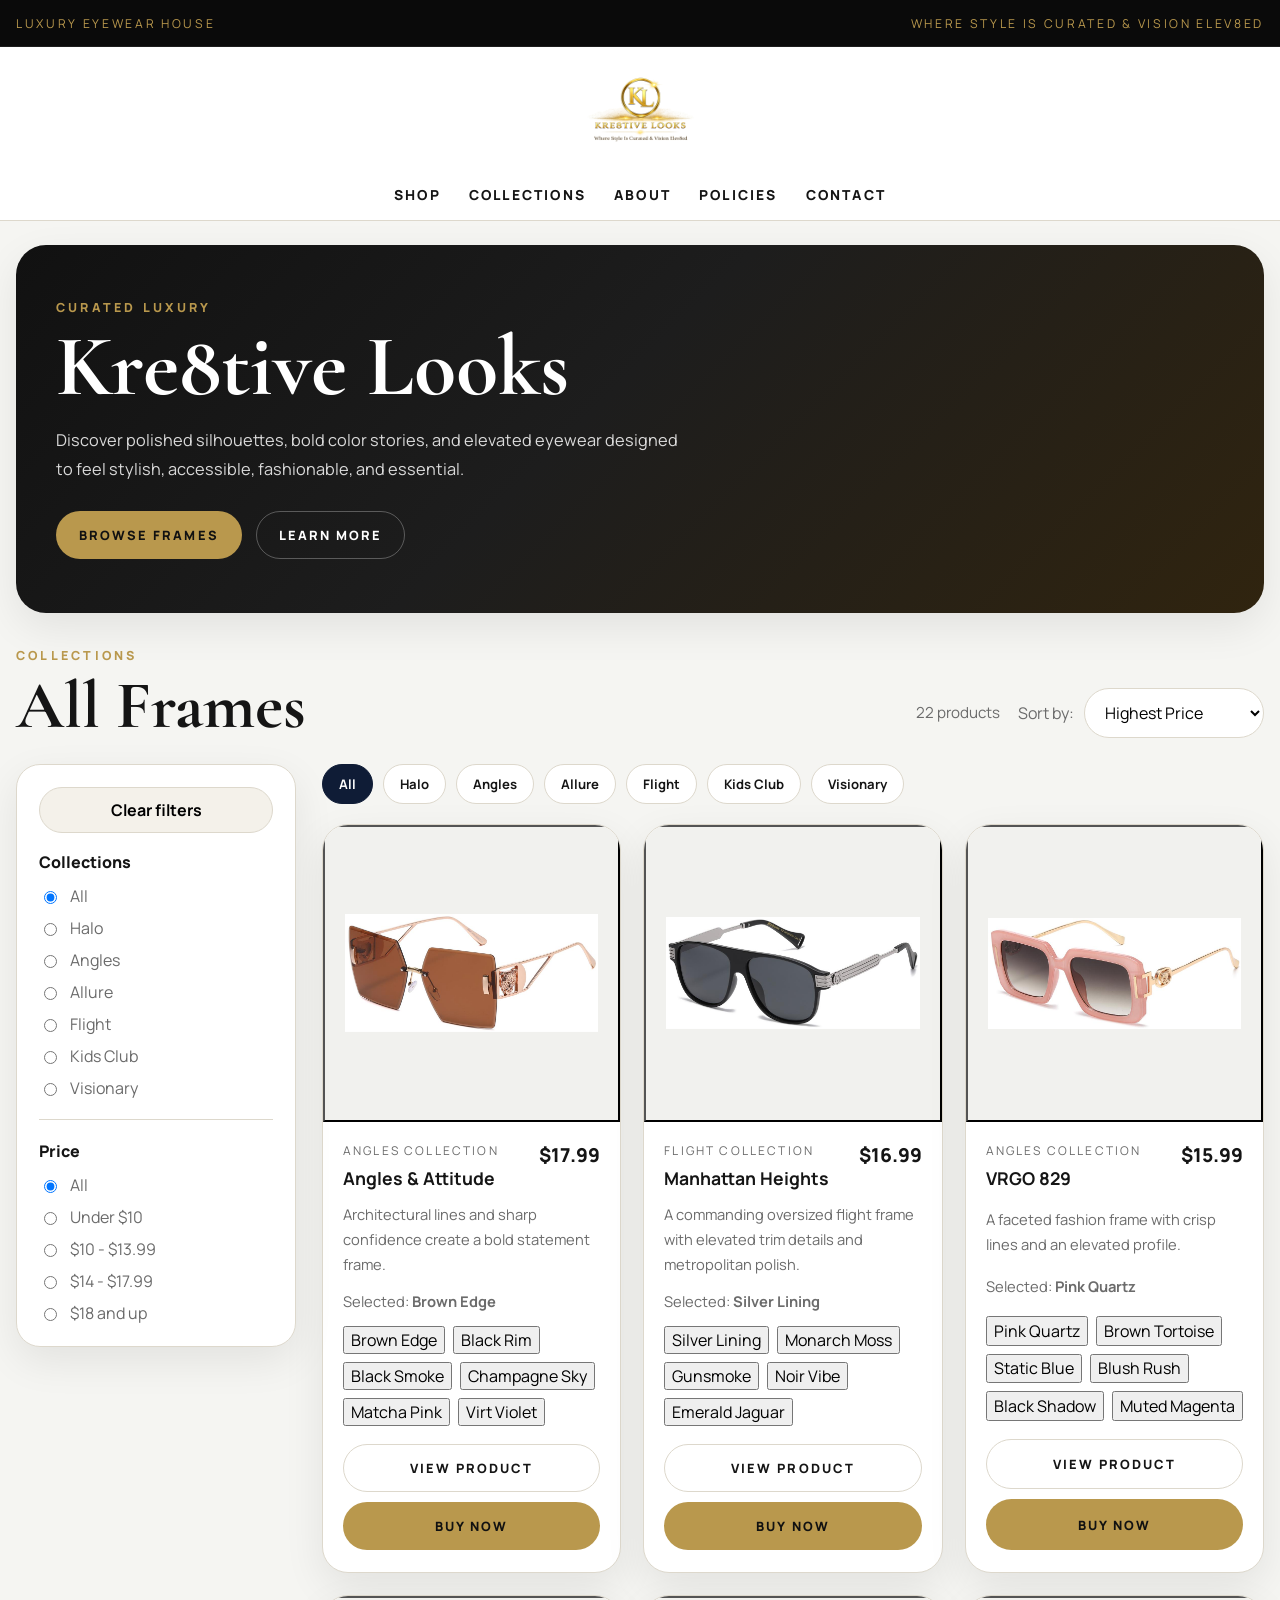
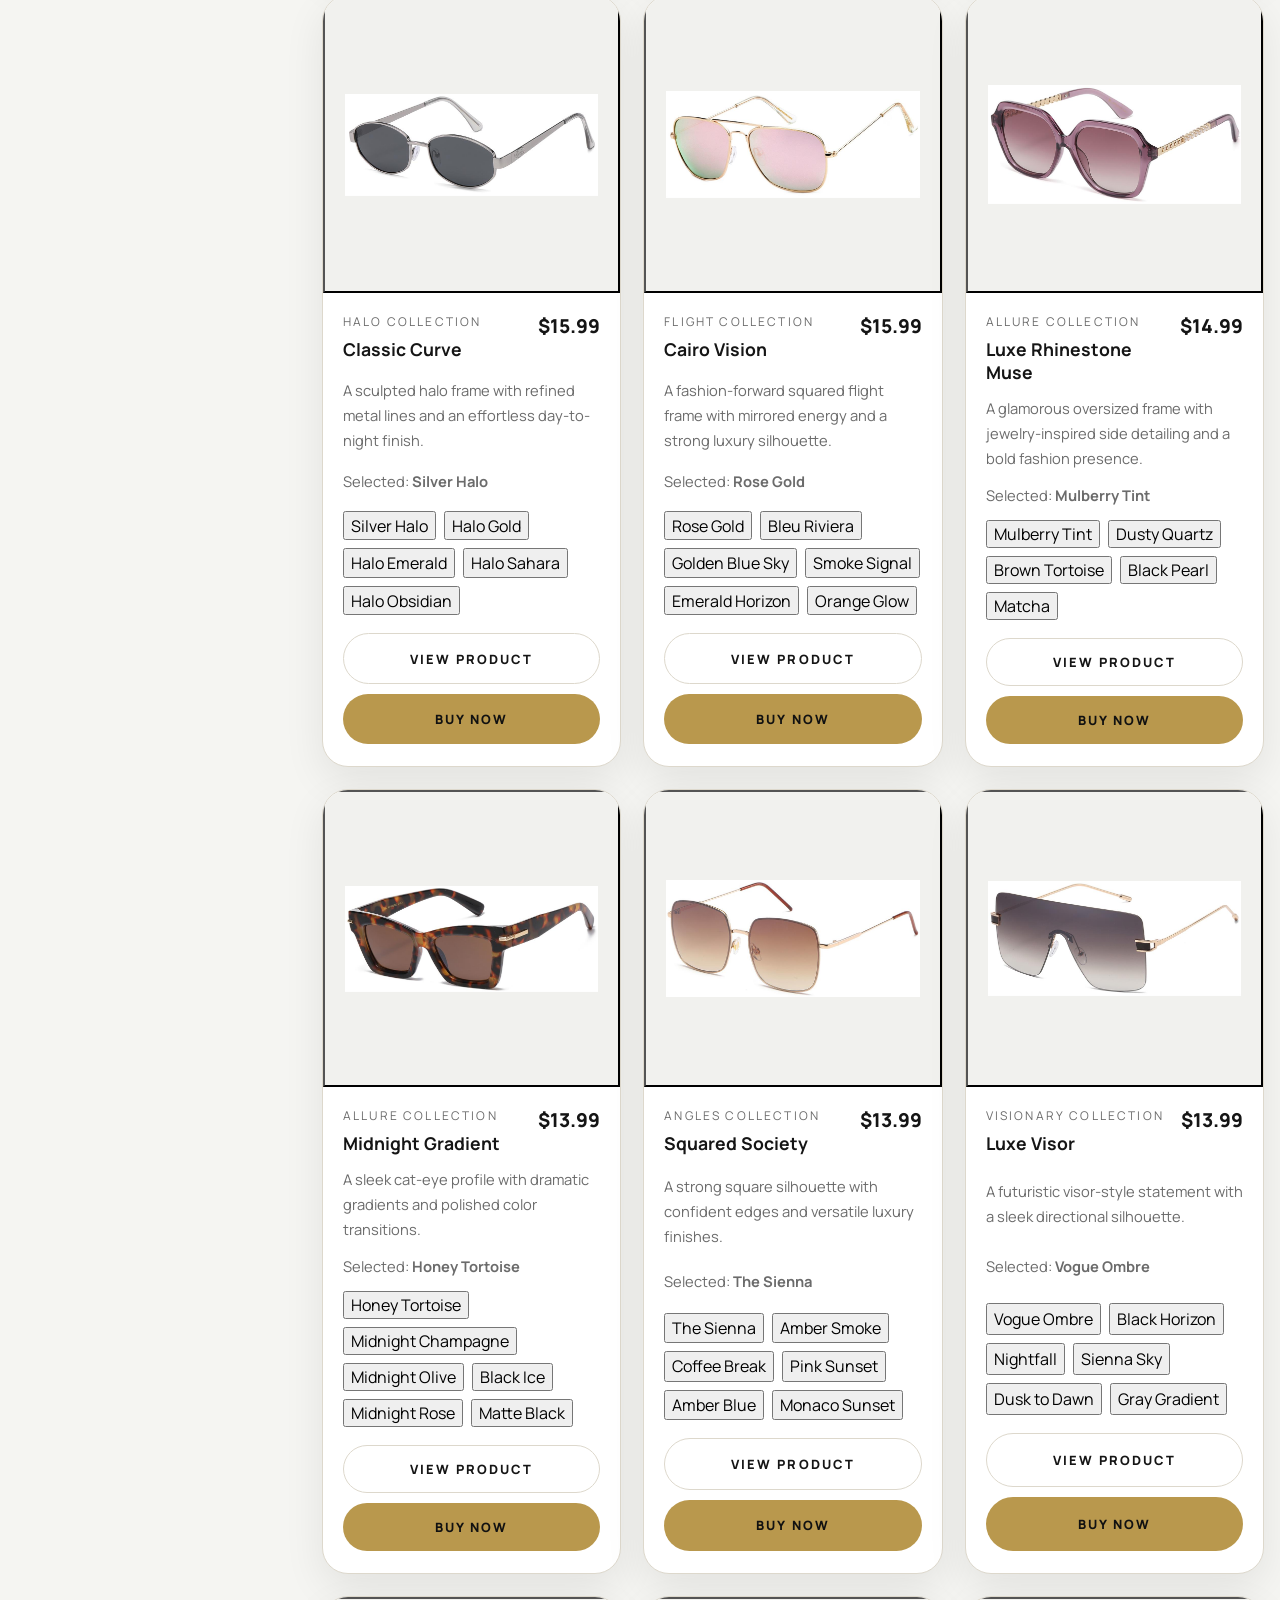
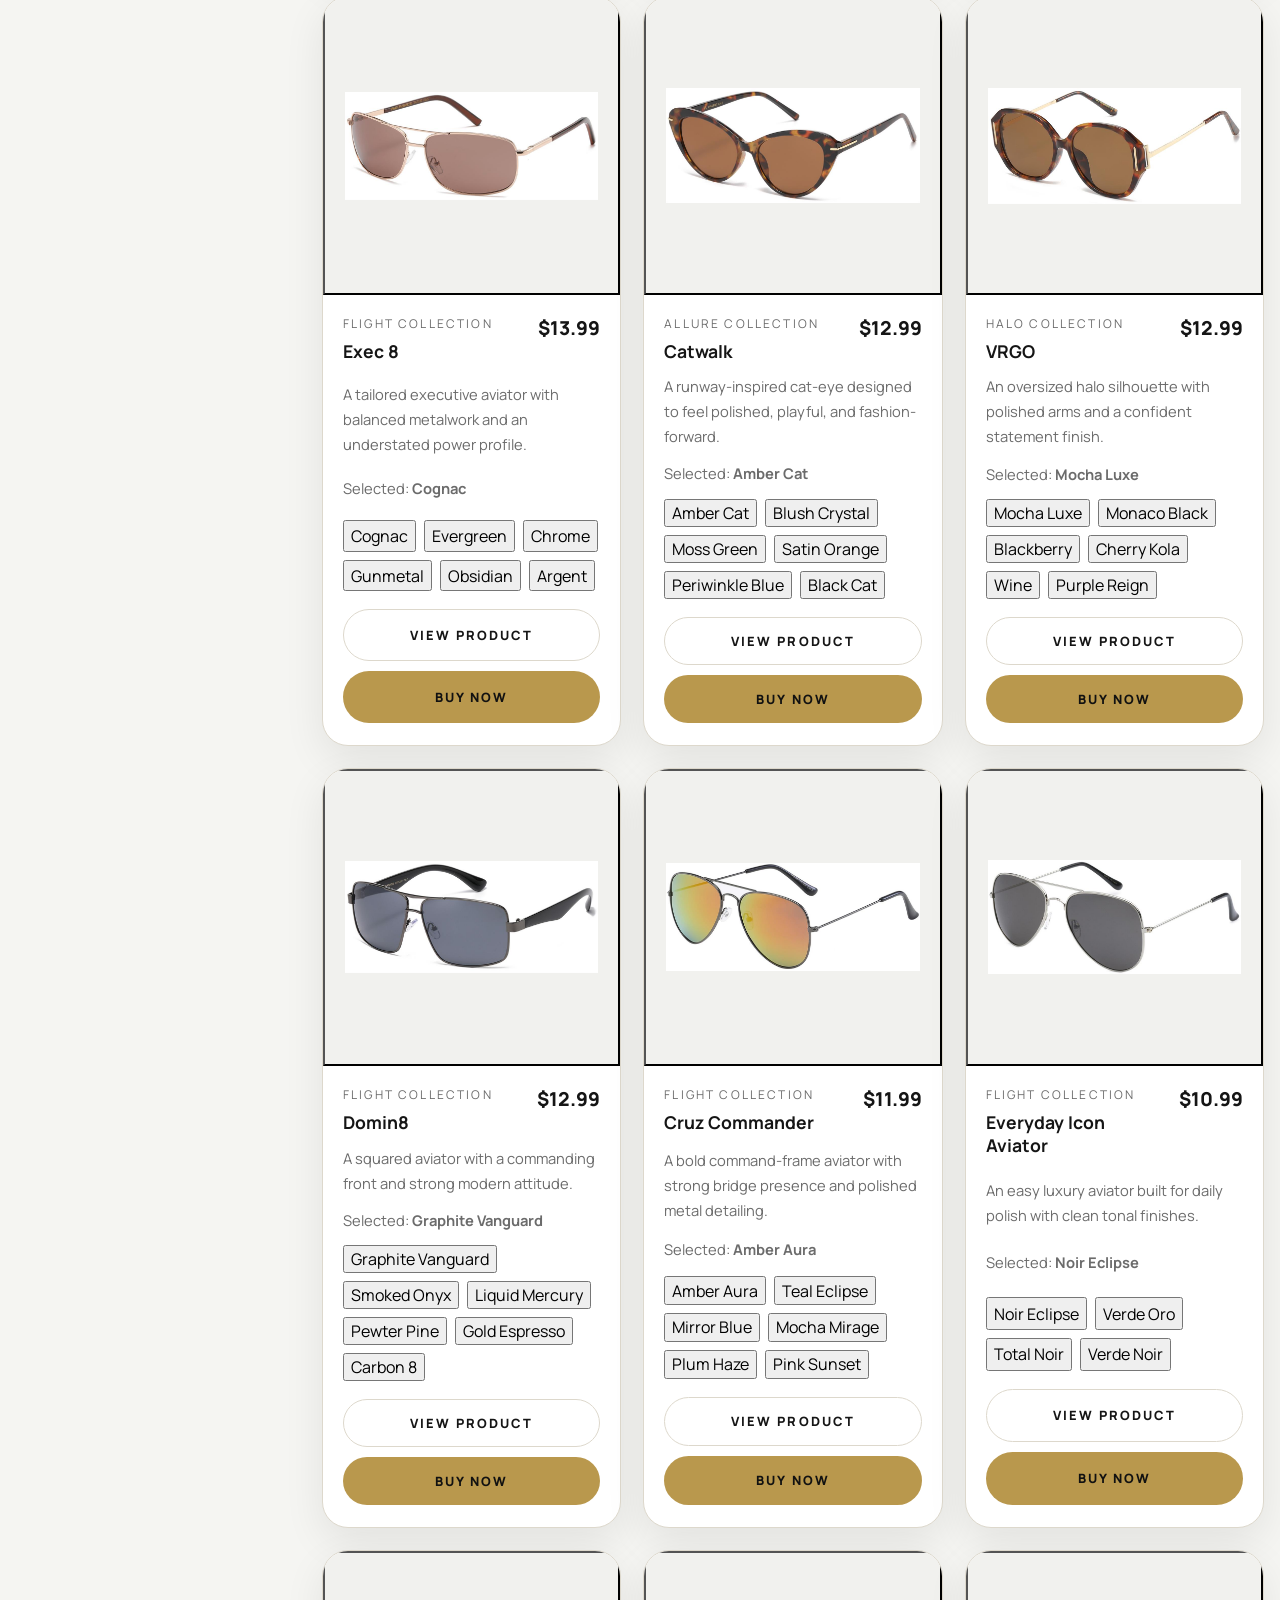
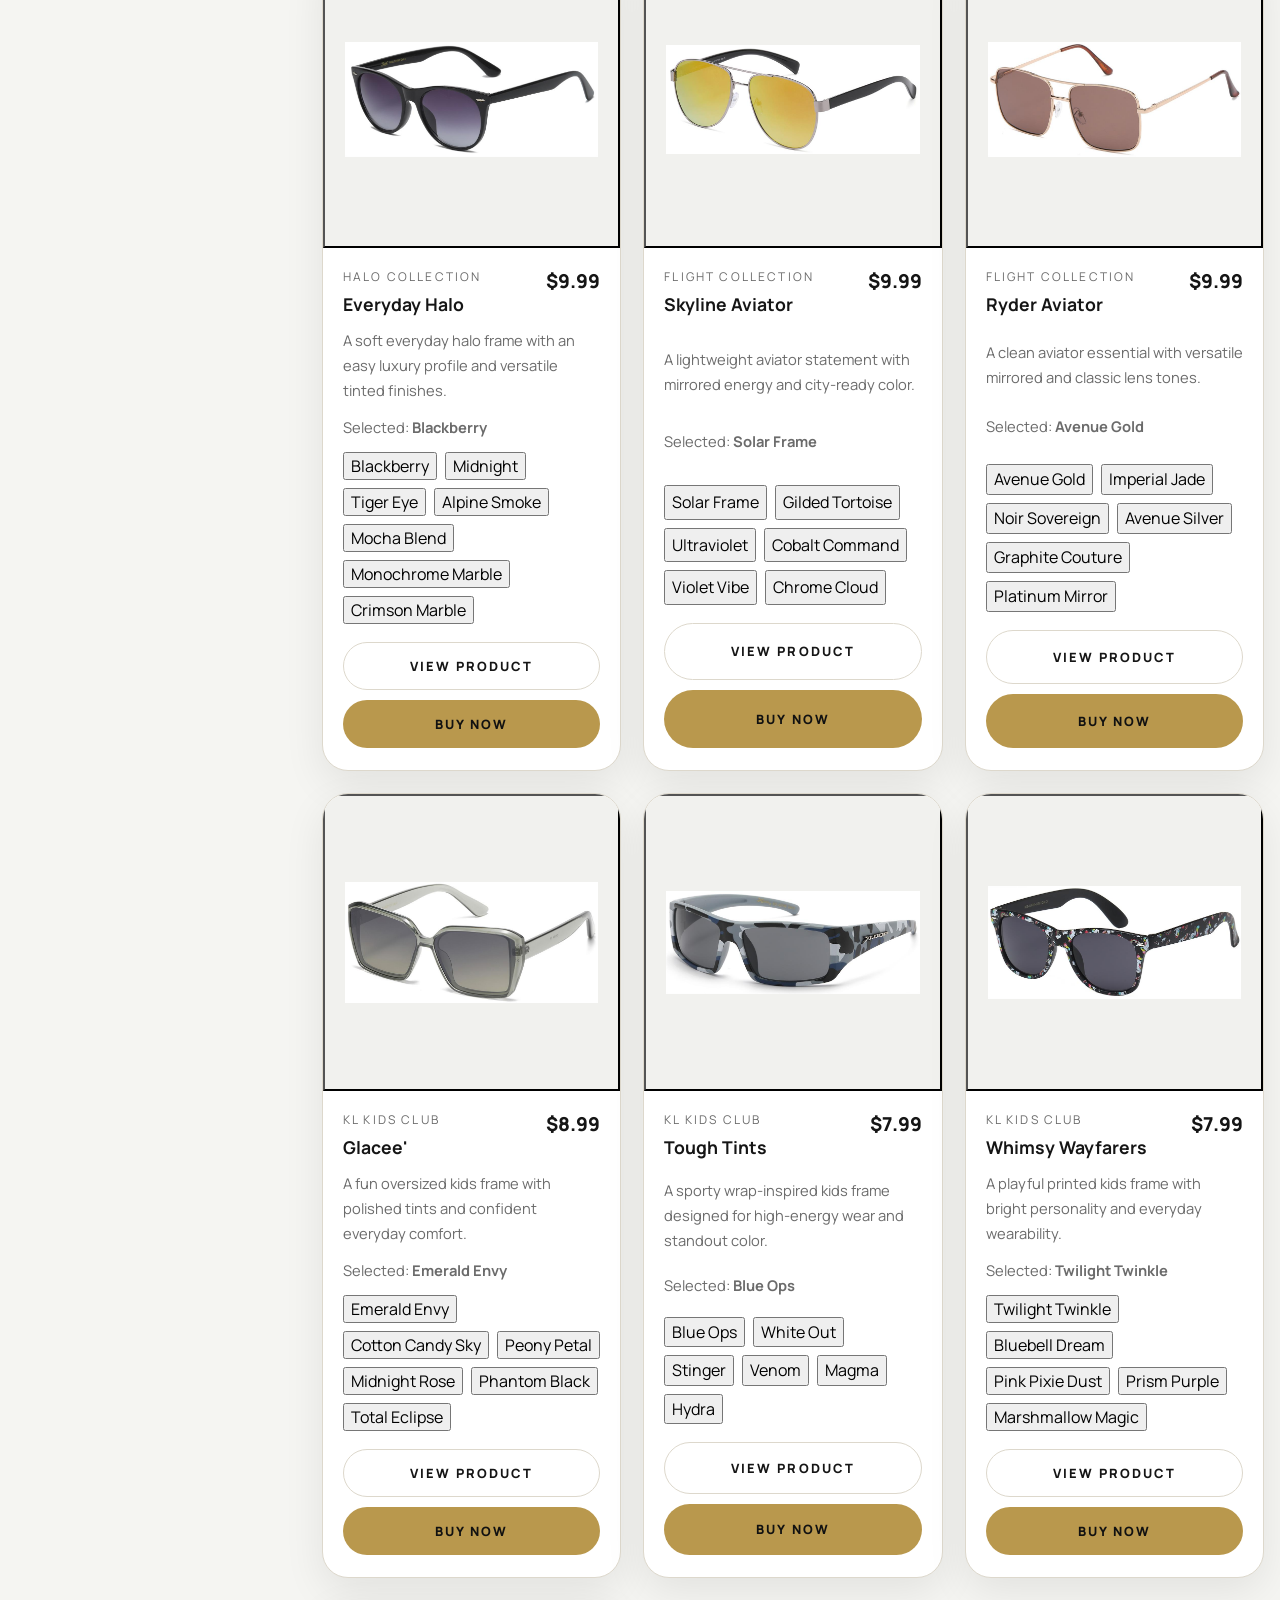
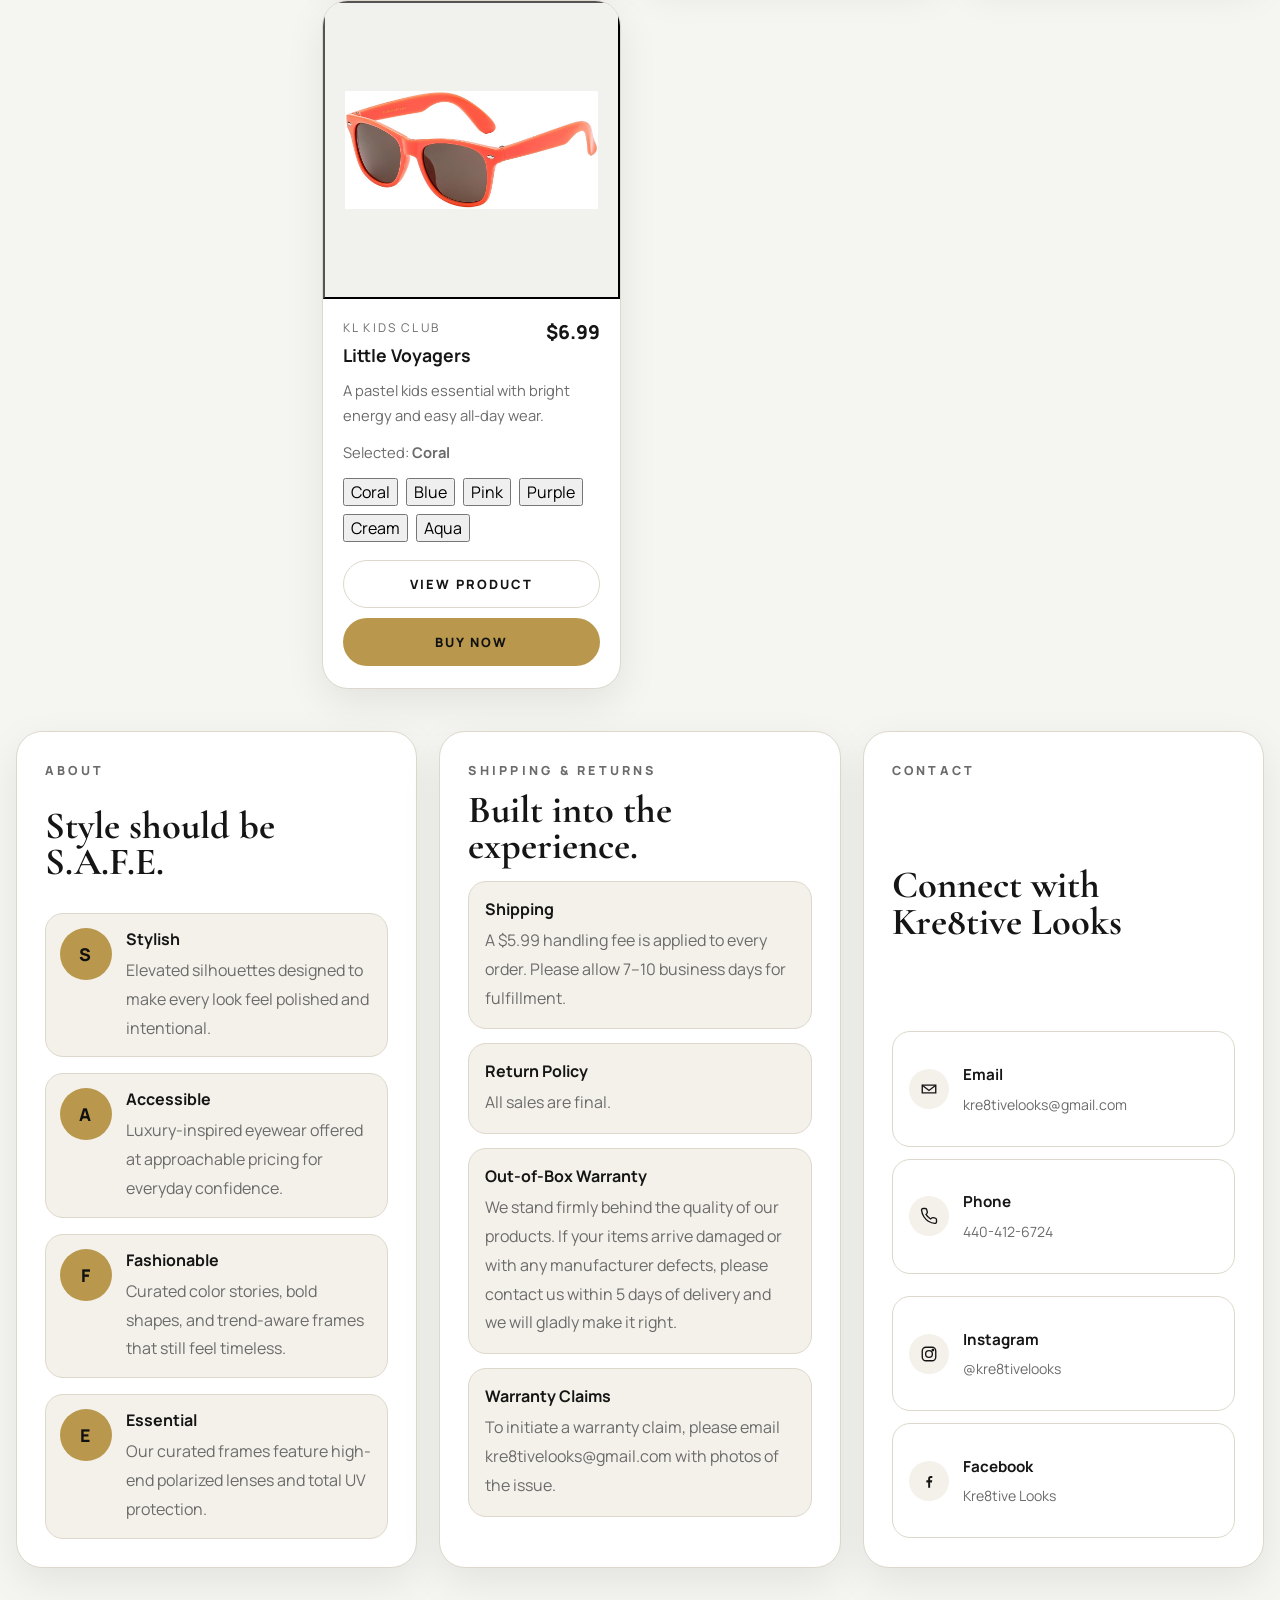
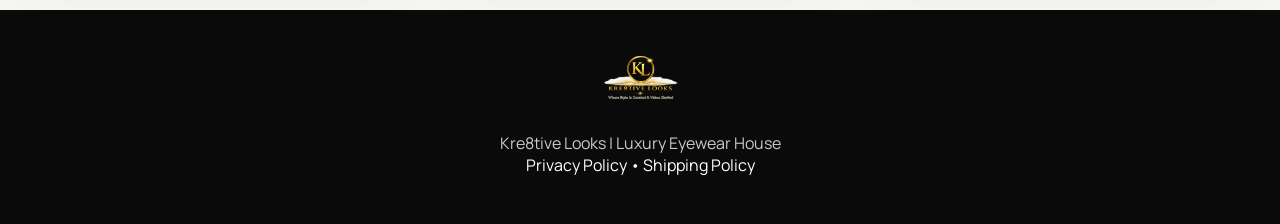
<file: index.html>
<!DOCTYPE html>
<html lang="en">
<head>
  <meta charset="UTF-8" />
  <meta name="viewport" content="width=device-width, initial-scale=1.0" />
  <title>Kre8tive Looks | Luxury Eyewear House</title>
  <meta
    name="description"
    content="Luxury eyewear house featuring curated frames across Halo, Angles, Allure, Flight, Kids Club, and Visionary collections."
  />
  <link rel="preconnect" href="https://fonts.googleapis.com" />
  <link rel="preconnect" href="https://fonts.gstatic.com" crossorigin />
  <link
    href="https://fonts.googleapis.com/css2?family=Cormorant+Garamond:wght@500;600;700&family=Manrope:wght@400;500;600;700;800&display=swap"
    rel="stylesheet"
  />
  <link rel="stylesheet" href="./style.css" />
</head>
<body>
  <header class="site-header">
    <div class="topbar">
      <div class="topbar-inner">
        <span class="topbar-copy">Luxury Eyewear House</span>
        <span class="topbar-slogan">Where Style Is Curated &amp; Vision Elev8ed</span>
      </div>
    </div>

    <div class="nav-wrap">
      <div class="brand-top">
        <img src="./kre8tive-looks-transparent-hero.png" alt="Kre8tive Looks logo" />
      </div>

      <nav class="main-nav" aria-label="Primary">
        <a href="#shop">Shop</a>
        <a href="#collections">Collections</a>
        <a href="#about">About</a>
        <a href="#policies">Policies</a>
        <a href="#contact">Contact</a>
      </nav>
    </div>
  </header>

  <main>
    <section class="shop-hero">
      <div class="shop-hero-copy">
        <p class="eyebrow">Curated Luxury</p>
        <h1>Kre8tive Looks</h1>
        <p>
          Discover polished silhouettes, bold color stories, and elevated eyewear
          designed to feel stylish, accessible, fashionable, and essential.
        </p>

        <div class="hero-actions">
          <a class="button button-gold" href="#shop">Browse Frames</a>
          <a class="button button-outline" href="#about">Learn More</a>
        </div>
      </div>
    </section>

    <section class="catalog-section" id="shop">
      <div class="catalog-top">
        <div>
          <p class="eyebrow" id="collections">Collections</p>
          <h2>All Frames</h2>
        </div>

        <div class="catalog-top-controls">
          <div class="results-count"><span id="product-count">0</span> products</div>

          <label class="sort-control" for="sort-select">
            <span>Sort by:</span>
            <select id="sort-select">
              <option value="price-desc" selected>Highest Price</option>
              <option value="price-asc">Lowest Price</option>
              <option value="name">Name</option>
              <option value="featured">Featured</option>
            </select>
          </label>
        </div>
      </div>

      <div class="catalog-layout">
        <aside class="filters-sidebar" aria-label="Filters">
          <button class="filter-toggle" id="clear-filters" type="button">Clear filters</button>

          <div class="filter-group">
            <h3 class="filter-heading">Collections</h3>
            <div class="collection-filter-list" id="collection-filter-list"></div>
          </div>

          <div class="filter-group">
            <h3 class="filter-heading">Price</h3>
            <div class="price-filter-list">
              <label><input type="radio" name="price-range" value="all" checked /> <span>All</span></label>
              <label><input type="radio" name="price-range" value="0-9.99" /> <span>Under $10</span></label>
              <label><input type="radio" name="price-range" value="10-13.99" /> <span>$10 - $13.99</span></label>
              <label><input type="radio" name="price-range" value="14-17.99" /> <span>$14 - $17.99</span></label>
              <label><input type="radio" name="price-range" value="18-100" /> <span>$18 and up</span></label>
            </div>
          </div>
        </aside>

        <div class="products-area">
          <div class="collection-pills" id="collection-pills"></div>
          <div class="product-grid" id="product-grid"></div>
        </div>
      </div>
    </section>

    <section class="content-panels">
      <article class="panel panel-about" id="about">
        <p class="eyebrow">About</p>
        <h2>Style should be S.A.F.E.</h2>

        <div class="about-highlight">
          <div class="about-badge">S</div>
          <div>
            <h3>Stylish</h3>
            <p>Elevated silhouettes designed to make every look feel polished and intentional.</p>
          </div>
        </div>

        <div class="about-highlight">
          <div class="about-badge">A</div>
          <div>
            <h3>Accessible</h3>
            <p>Luxury-inspired eyewear offered at approachable pricing for everyday confidence.</p>
          </div>
        </div>

        <div class="about-highlight">
          <div class="about-badge">F</div>
          <div>
            <h3>Fashionable</h3>
            <p>Curated color stories, bold shapes, and trend-aware frames that still feel timeless.</p>
          </div>
        </div>

        <div class="about-highlight">
          <div class="about-badge">E</div>
          <div>
            <h3>Essential</h3>
            <p>Our curated frames feature high-end polarized lenses and total UV protection.</p>
          </div>
        </div>
      </article>

      <article class="panel" id="policies">
        <p class="eyebrow">Shipping &amp; Returns</p>
        <h2>Built into the experience.</h2>

        <div class="policy-stack">
          <div class="policy-item">
            <h3>Shipping</h3>
            <p>A $5.99 handling fee is applied to every order. Please allow 7–10 business days for fulfillment.</p>
          </div>

          <div class="policy-item">
            <h3>Return Policy</h3>
            <p>All sales are final.</p>
          </div>

          <div class="policy-item">
            <h3>Out-of-Box Warranty</h3>
            <p>
              We stand firmly behind the quality of our products. If your items arrive damaged
              or with any manufacturer defects, please contact us within 5 days of delivery and
              we will gladly make it right.
            </p>
          </div>

          <div class="policy-item">
            <h3>Warranty Claims</h3>
            <p>
              To initiate a warranty claim, please email
              <a href="mailto:kre8tivelooks@gmail.com">kre8tivelooks@gmail.com</a>
              with photos of the issue.
            </p>
          </div>
        </div>
      </article>

      <article class="panel panel-contact" id="contact">
        <p class="eyebrow">Contact</p>
        <h2>Connect with Kre8tive Looks</h2>

        <div class="contact-cards">
          <a class="contact-card" href="mailto:kre8tivelooks@gmail.com">
            <span class="contact-icon" aria-hidden="true">
              <svg viewBox="0 0 24 24" fill="none" stroke="currentColor" stroke-width="1.8">
                <path d="M3 6.75h18v10.5H3z"></path>
                <path d="M3 7l9 7 9-7"></path>
              </svg>
            </span>
            <span>
              <strong>Email</strong>
              <small>kre8tivelooks@gmail.com</small>
            </span>
          </a>

          <a class="contact-card" href="tel:4404126724">
            <span class="contact-icon" aria-hidden="true">
              <svg viewBox="0 0 24 24" fill="none" stroke="currentColor" stroke-width="1.8">
                <path d="M22 16.92v3a2 2 0 0 1-2.18 2A19.86 19.86 0 0 1 11.19 19a19.5 19.5 0 0 1-6-6A19.86 19.86 0 0 1 2.08 4.18 2 2 0 0 1 4.06 2h3a2 2 0 0 1 2 1.72c.12.9.33 1.78.63 2.62a2 2 0 0 1-.45 2.11L8 9.94a16 16 0 0 0 6.06 6.06l1.49-1.24a2 2 0 0 1 2.11-.45c.84.3 1.72.51 2.62.63A2 2 0 0 1 22 16.92z"></path>
              </svg>
            </span>
            <span>
              <strong>Phone</strong>
              <small>440-412-6724</small>
            </span>
          </a>
        </div>

        <div class="social-links social-links-pro">
          <a href="#" aria-label="Instagram">
            <span class="social-icon" aria-hidden="true">
              <svg viewBox="0 0 24 24" fill="none" stroke="currentColor" stroke-width="1.8">
                <rect x="3" y="3" width="18" height="18" rx="5"></rect>
                <circle cx="12" cy="12" r="4.5"></circle>
                <circle cx="17.2" cy="6.8" r="1"></circle>
              </svg>
            </span>
            <span>
              <strong>Instagram</strong>
              <small>@kre8tivelooks</small>
            </span>
          </a>

          <a href="#" aria-label="Facebook">
            <span class="social-icon" aria-hidden="true">
              <svg viewBox="0 0 24 24" fill="currentColor">
                <path d="M13.5 21v-7.1h2.4l.4-2.8h-2.8V9.3c0-.8.2-1.4 1.4-1.4h1.5V5.4c-.3 0-1.1-.1-2.1-.1-2 0-3.4 1.2-3.4 3.5v2.3H8.5v2.8h2.4V21h2.6z"/>
              </svg>
            </span>
            <span>
              <strong>Facebook</strong>
              <small>Kre8tive Looks</small>
            </span>
          </a>
        </div>
      </article>
    </section>
  </main>

<footer class="site-footer">
  <div class="footer-monogram">
    <img src="./kre8tive-looks-transparent-hero.png" alt="Kre8tive Looks logo" />
  </div>

  <p>Kre8tive Looks | Luxury Eyewear House</p>

  <div class="footer-links">
   <a href="privacy.html">Privacy Policy</a>
<span>•</span>
<a href="shipping.html">Shipping Policy</a>
  </div>
</footer>

  <dialog class="product-dialog" id="product-dialog">
    <button class="dialog-close" id="dialog-close" aria-label="Close product details">×</button>

    <div class="dialog-body">
      <div class="dialog-gallery">
        <img id="dialog-main-image" alt="" />
        <div class="dialog-thumbs" id="dialog-thumbs"></div>
      </div>

      <div class="dialog-copy">
        <p class="eyebrow" id="dialog-collection"></p>
        <h2 id="dialog-title"></h2>
        <p class="dialog-price" id="dialog-price"></p>
        <p id="dialog-description"></p>

        <div class="dialog-section">
          <h3>Select your color</h3>
          <div class="color-tags" id="dialog-colors"></div>
        </div>

        <ul class="feature-list" id="dialog-features"></ul>

        <a
          class="button button-gold dialog-buy"
          id="dialog-buy-button"
          href="#"
          target="_blank"
          rel="noopener noreferrer"
        >
          Buy Now
        </a>
      </div>
    </div>
  </dialog>

  <script src="./script.js"></script>
</body>
</html>
</file>
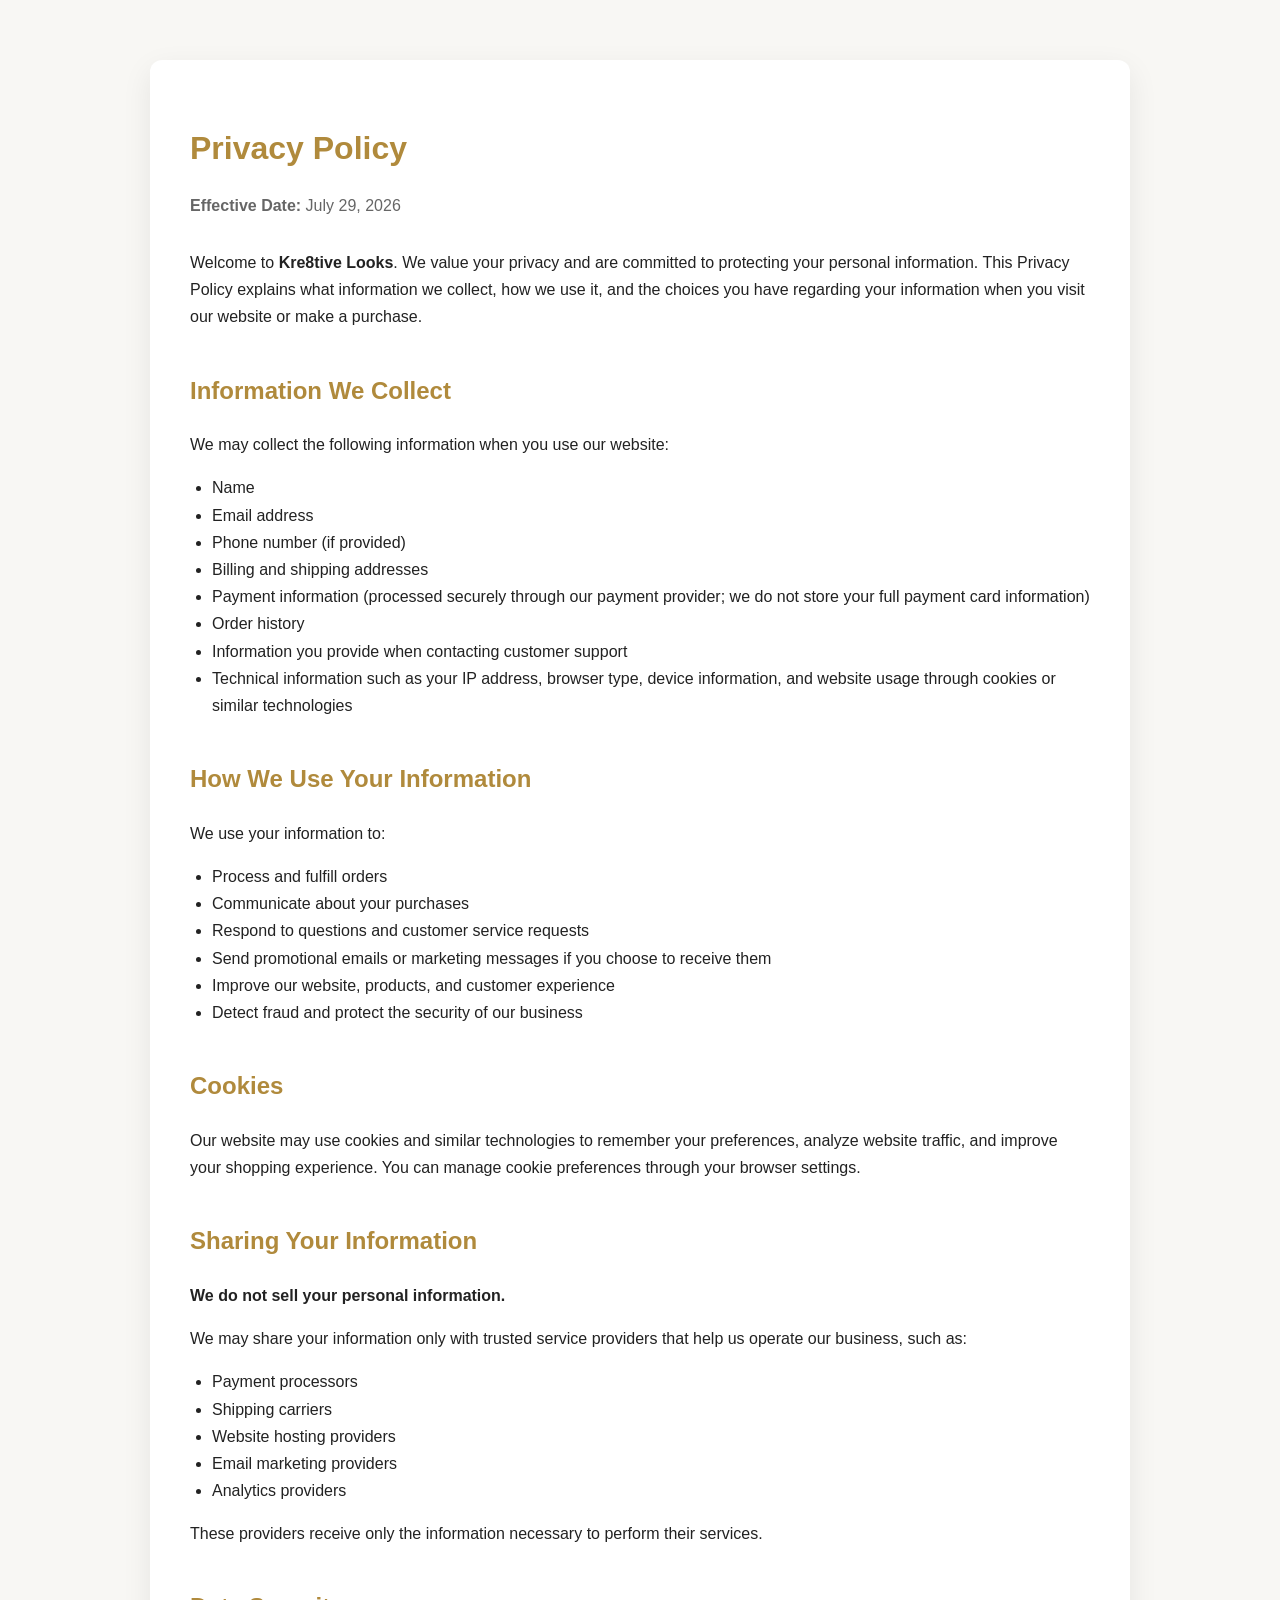
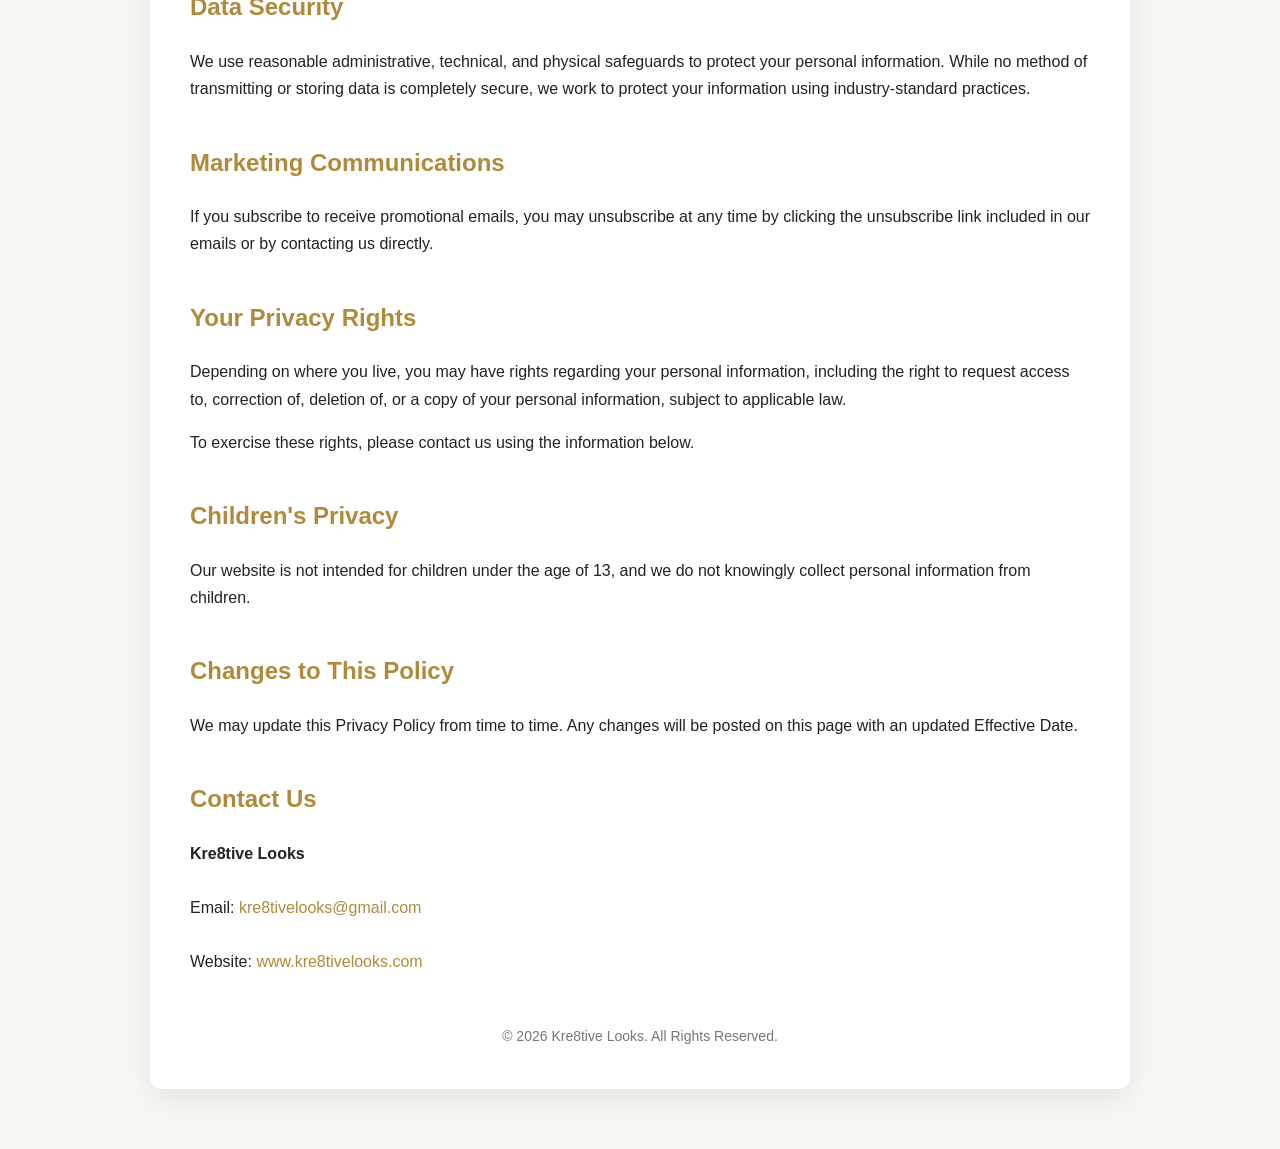
<file: privacy.html>
<!DOCTYPE html>
<html lang="en">
<head>
  <meta charset="UTF-8">
  <meta name="viewport" content="width=device-width, initial-scale=1.0">
  <title>Privacy Policy | Kre8tive Looks</title>

  <style>
    body {
      margin: 0;
      font-family: "Segoe UI", Arial, sans-serif;
      background: #f8f7f4;
      color: #222;
      line-height: 1.7;
    }

    .container {
      max-width: 900px;
      margin: 60px auto;
      padding: 40px;
      background: #fff;
      border-radius: 12px;
      box-shadow: 0 10px 30px rgba(0,0,0,.08);
    }

    h1 {
      color: #b08a3c;
      margin-bottom: 5px;
    }

    h2 {
      color: #b08a3c;
      margin-top: 40px;
    }

    p, li {
      font-size: 16px;
    }

    ul {
      padding-left: 22px;
    }

    a {
      color: #b08a3c;
      text-decoration: none;
    }

    a:hover {
      text-decoration: underline;
    }

    .effective-date {
      color: #666;
      margin-bottom: 30px;
    }

    footer {
      margin-top: 50px;
      text-align: center;
      color: #777;
      font-size: 14px;
    }
  </style>
</head>
<body>

<div class="container">

<h1>Privacy Policy</h1>

<p class="effective-date">
<strong>Effective Date:</strong> July 29, 2026
</p>

<p>
Welcome to <strong>Kre8tive Looks</strong>. We value your privacy and are committed to protecting your personal information. This Privacy Policy explains what information we collect, how we use it, and the choices you have regarding your information when you visit our website or make a purchase.
</p>

<h2>Information We Collect</h2>

<p>We may collect the following information when you use our website:</p>

<ul>
<li>Name</li>
<li>Email address</li>
<li>Phone number (if provided)</li>
<li>Billing and shipping addresses</li>
<li>Payment information (processed securely through our payment provider; we do not store your full payment card information)</li>
<li>Order history</li>
<li>Information you provide when contacting customer support</li>
<li>Technical information such as your IP address, browser type, device information, and website usage through cookies or similar technologies</li>
</ul>

<h2>How We Use Your Information</h2>

<p>We use your information to:</p>

<ul>
<li>Process and fulfill orders</li>
<li>Communicate about your purchases</li>
<li>Respond to questions and customer service requests</li>
<li>Send promotional emails or marketing messages if you choose to receive them</li>
<li>Improve our website, products, and customer experience</li>
<li>Detect fraud and protect the security of our business</li>
</ul>

<h2>Cookies</h2>

<p>
Our website may use cookies and similar technologies to remember your preferences, analyze website traffic, and improve your shopping experience. You can manage cookie preferences through your browser settings.
</p>

<h2>Sharing Your Information</h2>

<p><strong>We do not sell your personal information.</strong></p>

<p>
We may share your information only with trusted service providers that help us operate our business, such as:
</p>

<ul>
<li>Payment processors</li>
<li>Shipping carriers</li>
<li>Website hosting providers</li>
<li>Email marketing providers</li>
<li>Analytics providers</li>
</ul>

<p>
These providers receive only the information necessary to perform their services.
</p>

<h2>Data Security</h2>

<p>
We use reasonable administrative, technical, and physical safeguards to protect your personal information. While no method of transmitting or storing data is completely secure, we work to protect your information using industry-standard practices.
</p>

<h2>Marketing Communications</h2>

<p>
If you subscribe to receive promotional emails, you may unsubscribe at any time by clicking the unsubscribe link included in our emails or by contacting us directly.
</p>

<h2>Your Privacy Rights</h2>

<p>
Depending on where you live, you may have rights regarding your personal information, including the right to request access to, correction of, deletion of, or a copy of your personal information, subject to applicable law.
</p>

<p>
To exercise these rights, please contact us using the information below.
</p>

<h2>Children's Privacy</h2>

<p>
Our website is not intended for children under the age of 13, and we do not knowingly collect personal information from children.
</p>

<h2>Changes to This Policy</h2>

<p>
We may update this Privacy Policy from time to time. Any changes will be posted on this page with an updated Effective Date.
</p>

<h2>Contact Us</h2>

<p>
<strong>Kre8tive Looks</strong><br><br>

Email:
<a href="mailto:kre8tivelooks@gmail.com">kre8tivelooks@gmail.com</a><br><br>

Website:
<a href="https://www.kre8tivelooks.com" target="_blank">
www.kre8tivelooks.com
</a>
</p>

<footer>
© 2026 Kre8tive Looks. All Rights Reserved.
</footer>

</div>

</body>
</html>
</file>
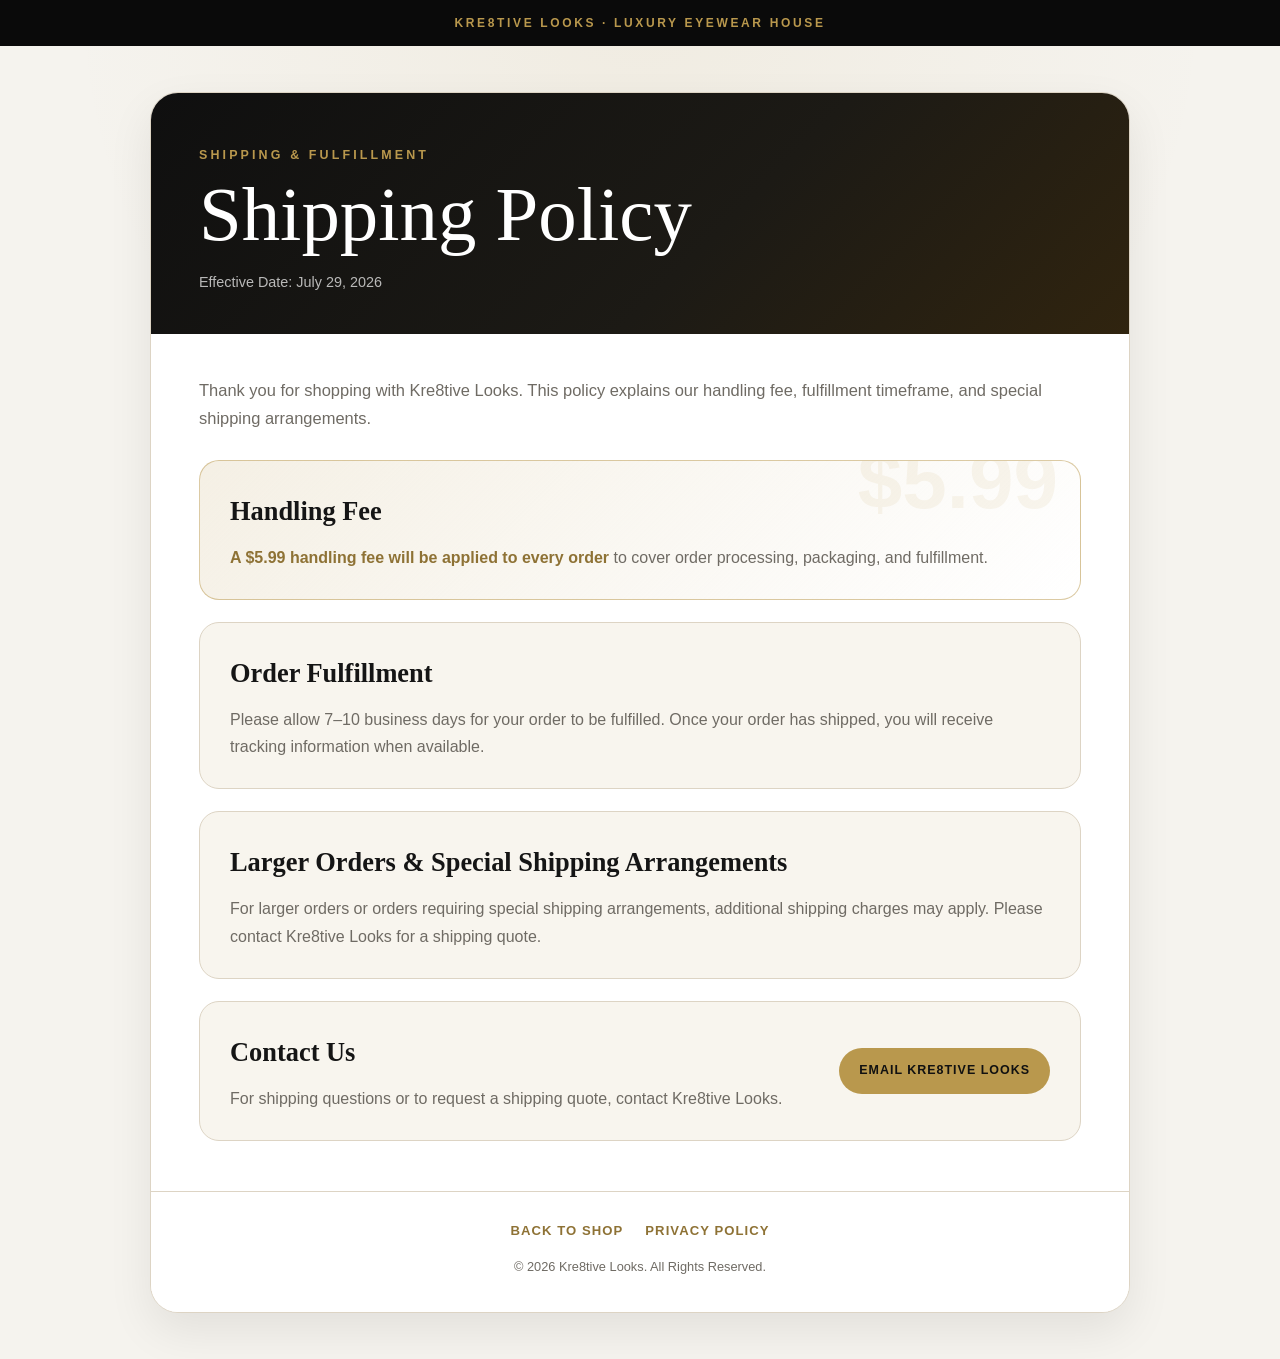
<file: shipping.html>
<!-- FILE: shipping.html -->
<!DOCTYPE html>
<html lang="en">
<head>
  <meta charset="UTF-8">
  <meta name="viewport" content="width=device-width, initial-scale=1.0">

  <title>Shipping & Fulfillment Policy | Kre8tive Looks</title>

  <style>
    :root {
      --bg: #f5f3ee;
      --surface: #ffffff;
      --surface-soft: #f8f5ee;
      --text: #151515;
      --muted: #6f6b64;
      --border: #ddd4c4;
      --gold: #b9984d;
      --gold-dark: #8e7235;
      --black: #0a0a0a;
      --shadow: 0 18px 45px rgba(10, 10, 10, 0.08);
    }

    * {
      box-sizing: border-box;
    }

    html {
      scroll-behavior: smooth;
    }

    body {
      margin: 0;
      font-family: Arial, Helvetica, sans-serif;
      background:
        radial-gradient(
          circle at top,
          rgba(185, 152, 77, 0.08),
          transparent 38%
        ),
        var(--bg);
      color: var(--text);
      line-height: 1.7;
    }

    a {
      color: inherit;
      text-decoration: none;
    }

    .topbar {
      background: var(--black);
      color: var(--gold);
      padding: 13px 20px;
      text-align: center;
      font-size: 0.75rem;
      font-weight: 700;
      letter-spacing: 0.22em;
      text-transform: uppercase;
    }

    .page-shell {
      width: min(100% - 32px, 980px);
      margin: 46px auto;
    }

    .policy-card {
      overflow: hidden;
      border: 1px solid var(--border);
      border-radius: 28px;
      background: var(--surface);
      box-shadow: var(--shadow);
    }

    .policy-header {
      padding: 52px 48px 40px;
      background:
        linear-gradient(
          135deg,
          #0f0f0f 0%,
          #1c1a15 58%,
          #30240f 100%
        );
      color: #fff;
    }

    .eyebrow {
      margin: 0 0 12px;
      color: var(--gold);
      font-size: 0.78rem;
      font-weight: 800;
      letter-spacing: 0.25em;
      text-transform: uppercase;
    }

    h1 {
      margin: 0;
      font-family: Georgia, "Times New Roman", serif;
      font-size: clamp(2.5rem, 7vw, 4.8rem);
      font-weight: 500;
      line-height: 0.95;
    }

    .effective-date {
      margin: 18px 0 0;
      color: rgba(255, 255, 255, 0.7);
      font-size: 0.9rem;
    }

    .policy-body {
      display: grid;
      gap: 22px;
      padding: 42px 48px 50px;
    }

    .intro {
      margin: 0 0 6px;
      color: var(--muted);
      font-size: 1.03rem;
    }

    .policy-section {
      padding: 28px 30px;
      border: 1px solid var(--border);
      border-radius: 20px;
      background: var(--surface-soft);
      transition:
        transform 0.2s ease,
        box-shadow 0.2s ease,
        border-color 0.2s ease;
    }

    .policy-section:hover {
      transform: translateY(-3px);
      border-color: rgba(185, 152, 77, 0.55);
      box-shadow: 0 14px 30px rgba(10, 10, 10, 0.07);
    }

    .policy-section h2 {
      margin: 0 0 10px;
      font-family: Georgia, "Times New Roman", serif;
      font-size: 1.65rem;
      font-weight: 600;
    }

    .policy-section p {
      margin: 0;
      color: var(--muted);
    }

    .highlight {
      position: relative;
      overflow: hidden;
      border-color: rgba(185, 152, 77, 0.5);
      background:
        linear-gradient(
          135deg,
          rgba(185, 152, 77, 0.15),
          #fff
        );
    }

    .highlight::before {
      content: "$5.99";
      position: absolute;
      top: -20px;
      right: 22px;
      color: rgba(185, 152, 77, 0.09);
      font-size: 5rem;
      font-weight: 900;
      line-height: 1;
      pointer-events: none;
    }

    .highlight strong {
      color: var(--gold-dark);
    }

    .contact-card {
      display: flex;
      flex-wrap: wrap;
      align-items: center;
      justify-content: space-between;
      gap: 18px;
    }

    .contact-button {
      display: inline-flex;
      align-items: center;
      justify-content: center;
      min-height: 46px;
      padding: 0 20px;
      border-radius: 999px;
      background: var(--gold);
      color: #111;
      font-size: 0.78rem;
      font-weight: 800;
      letter-spacing: 0.08em;
      text-transform: uppercase;
      transition:
        transform 0.2s ease,
        background 0.2s ease;
    }

    .contact-button:hover {
      transform: translateY(-2px);
      background: var(--gold-dark);
      color: #fff;
    }

    .policy-footer {
      padding: 28px 48px 34px;
      border-top: 1px solid var(--border);
      background: #fff;
    }

    .footer-links {
      display: flex;
      flex-wrap: wrap;
      justify-content: center;
      gap: 12px 22px;
      margin-bottom: 14px;
    }

    .footer-links a {
      color: var(--gold-dark);
      font-size: 0.82rem;
      font-weight: 700;
      letter-spacing: 0.08em;
      text-transform: uppercase;
    }

    .footer-links a:hover {
      text-decoration: underline;
    }

    .copyright {
      margin: 0;
      text-align: center;
      color: var(--muted);
      font-size: 0.8rem;
    }

    @media (max-width: 700px) {
      .page-shell {
        width: min(100% - 20px, 980px);
        margin: 20px auto;
      }

      .policy-header,
      .policy-body,
      .policy-footer {
        padding-right: 24px;
        padding-left: 24px;
      }

      .policy-header {
        padding-top: 38px;
        padding-bottom: 32px;
      }

      .policy-body {
        padding-top: 28px;
        padding-bottom: 34px;
      }

      .policy-section {
        padding: 22px;
      }

      .contact-card {
        align-items: flex-start;
        flex-direction: column;
      }
    }
  </style>
</head>

<body>
  <div class="topbar">
    Kre8tive Looks · Luxury Eyewear House
  </div>

  <main class="page-shell">
    <article class="policy-card">

      <header class="policy-header">
        <p class="eyebrow">Shipping & Fulfillment</p>

        <h1>Shipping Policy</h1>

        <p class="effective-date">
          Effective Date: July 29, 2026
        </p>
      </header>

      <section class="policy-body">
        <p class="intro">
          Thank you for shopping with Kre8tive Looks. This policy explains
          our handling fee, fulfillment timeframe, and special shipping
          arrangements.
        </p>

        <section class="policy-section highlight">
          <h2>Handling Fee</h2>

          <p>
            <strong>
              A $5.99 handling fee will be applied to every order
            </strong>
            to cover order processing, packaging, and fulfillment.
          </p>
        </section>

        <section class="policy-section">
          <h2>Order Fulfillment</h2>

          <p>
            Please allow 7–10 business days for your order to be fulfilled.
            Once your order has shipped, you will receive tracking
            information when available.
          </p>
        </section>

        <section class="policy-section">
          <h2>Larger Orders &amp; Special Shipping Arrangements</h2>

          <p>
            For larger orders or orders requiring special shipping
            arrangements, additional shipping charges may apply.
            Please contact Kre8tive Looks for a shipping quote.
          </p>
        </section>

        <section class="policy-section contact-card">
          <div>
            <h2>Contact Us</h2>

            <p>
              For shipping questions or to request a shipping quote,
              contact Kre8tive Looks.
            </p>
          </div>

          <a
            class="contact-button"
            href="mailto:kre8tivelooks@gmail.com"
          >
            Email Kre8tive Looks
          </a>
        </section>
      </section>

      <footer class="policy-footer">
        <nav class="footer-links" aria-label="Policy navigation">
          <a href="index.html">Back to Shop</a>
          <a href="privacy.html">Privacy Policy</a>
        </nav>

        <p class="copyright">
          © 2026 Kre8tive Looks. All Rights Reserved.
        </p>
      </footer>

    </article>
  </main>
</body>
</html>
</file>
<file: style.css>
/* style.css */
:root {
  --bg: #f5f5f2;
  --surface: #ffffff;
  --surface-soft: #f4f1ea;
  --text: #151515;
  --muted: #6b6b6b;
  --border: #ddd8cc;
  --gold: #b9984d;
  --gold-dark: #8e7235;
  --black: #0a0a0a;
  --navy: #0f1c36;
  --shadow: 0 14px 40px rgba(10, 10, 10, 0.08);
  --radius: 24px;
  --container: 1440px;
}

* {
  box-sizing: border-box;
}

html {
  scroll-behavior: smooth;
  -webkit-text-size-adjust: 100%;
}

body {
  margin: 0;
  background: var(--bg);
  color: var(--text);
  font-family: "Manrope", sans-serif;
  overflow-x: hidden;
}

img {
  display: block;
  max-width: 100%;
}

a {
  color: inherit;
  text-decoration: none;
}

button,
input,
select {
  font: inherit;
}

.site-header {
  position: sticky;
  top: 0;
  z-index: 50;
  background: rgba(255, 255, 255, 0.96);
  backdrop-filter: blur(10px);
  border-bottom: 1px solid var(--border);
}

.topbar {
  background: var(--black);
  color: var(--gold);
  border-bottom: 1px solid rgba(255, 255, 255, 0.08);
}

.topbar-inner {
  width: min(100% - 32px, var(--container));
  margin: 0 auto;
  min-height: 46px;
  display: flex;
  align-items: center;
  justify-content: space-between;
  gap: 16px;
  font-size: 0.76rem;
  letter-spacing: 0.22em;
  text-transform: uppercase;
}

.nav-wrap {
  width: min(100% - 32px, var(--container));
  margin: 0 auto;
  padding: 14px 0 16px;
}

.brand-top {
  display: flex;
  justify-content: center;
  align-items: center;
  margin-bottom: 14px;
}

.brand-top img {
  width: 165px;
  height: auto;
  object-fit: contain;
  background: transparent;
}

.main-nav {
  display: flex;
  justify-content: center;
  gap: 28px;
  flex-wrap: wrap;
}

.main-nav a {
  font-size: 0.86rem;
  font-weight: 800;
  letter-spacing: 0.16em;
  text-transform: uppercase;
}

.shop-hero {
  width: min(100% - 32px, var(--container));
  margin: 24px auto 0;
  border-radius: 30px;
  color: #fff;
  background: linear-gradient(135deg, #111 0%, #1d1d1d 46%, #30240f 100%);
  box-shadow: var(--shadow);
  padding: 54px 40px;
}

.shop-hero-copy {
  max-width: 740px;
}

.eyebrow {
  margin: 0 0 10px;
  color: var(--gold);
  font-size: 0.78rem;
  font-weight: 800;
  letter-spacing: 0.26em;
  text-transform: uppercase;
}

.shop-hero h1,
.catalog-top h2,
.panel h2,
.dialog-copy h2 {
  margin: 0;
  font-family: "Cormorant Garamond", serif;
  line-height: 0.95;
}

.shop-hero h1 {
  font-size: clamp(3rem, 7vw, 5.4rem);
}

.shop-hero p:not(.eyebrow) {
  max-width: 640px;
  margin: 18px 0 0;
  font-size: 1.02rem;
  line-height: 1.8;
  color: rgba(255, 255, 255, 0.84);
}

.hero-actions {
  margin-top: 26px;
  display: flex;
  flex-wrap: wrap;
  gap: 14px;
}

.button {
  display: inline-flex;
  align-items: center;
  justify-content: center;
  min-height: 48px;
  padding: 0 22px;
  border-radius: 999px;
  border: 1px solid transparent;
  font-weight: 800;
  letter-spacing: 0.16em;
  text-transform: uppercase;
  font-size: 0.8rem;
  cursor: pointer;
  transition: 0.2s ease;
}

.button-gold {
  background: var(--gold);
  color: #111;
}

.button-gold:hover {
  background: var(--gold-dark);
  color: #fff;
}

.button-outline {
  background: transparent;
  border-color: rgba(255, 255, 255, 0.28);
  color: #fff;
}

.button-outline:hover {
  border-color: var(--gold);
  color: var(--gold);
}

.button-ghost {
  background: #fff;
  border-color: var(--border);
  color: var(--text);
}

.catalog-section {
  width: min(100% - 32px, var(--container));
  margin: 34px auto 0;
}

.catalog-top {
  display: flex;
  justify-content: space-between;
  gap: 20px;
  align-items: end;
  margin-bottom: 26px;
}

.catalog-top h2 {
  font-size: clamp(2.5rem, 6vw, 4.2rem);
}

.catalog-top-controls {
  display: flex;
  align-items: center;
  gap: 18px;
  flex-wrap: wrap;
}

.results-count {
  font-size: 0.95rem;
  color: var(--muted);
}

.sort-control {
  display: inline-flex;
  align-items: center;
  gap: 10px;
  color: var(--muted);
}

.sort-control select {
  border: 1px solid var(--border);
  background: #fff;
  border-radius: 999px;
  padding: 12px 16px;
  min-width: 180px;
}

.catalog-layout {
  display: grid;
  grid-template-columns: 280px minmax(0, 1fr);
  gap: 26px;
  align-items: start;
}

.filters-sidebar {
  position: sticky;
  top: 120px;
  background: var(--surface);
  border: 1px solid var(--border);
  border-radius: var(--radius);
  padding: 22px;
  box-shadow: var(--shadow);
  min-width: 0;
}

.filter-toggle {
  width: 100%;
  margin-bottom: 18px;
  min-height: 46px;
  border-radius: 999px;
  border: 1px solid var(--border);
  background: var(--surface-soft);
  font-weight: 700;
  cursor: pointer;
}

.filter-group + .filter-group {
  margin-top: 20px;
  padding-top: 20px;
  border-top: 1px solid var(--border);
}

.filter-heading {
  margin: 0 0 12px;
  font-weight: 800;
  font-size: 1rem;
}

.collection-filter-list,
.price-filter-list {
  display: grid;
  gap: 10px;
}

.collection-filter-list label,
.price-filter-list label {
  display: flex;
  gap: 10px;
  align-items: center;
  color: var(--muted);
}

.products-area {
  min-width: 0;
}

.collection-pills {
  display: flex;
  flex-wrap: wrap;
  gap: 10px;
  margin-bottom: 20px;
}

.collection-pill {
  border: 1px solid var(--border);
  background: #fff;
  color: var(--text);
  border-radius: 999px;
  padding: 10px 16px;
  font-size: 0.82rem;
  font-weight: 700;
  cursor: pointer;
}

.collection-pill.active {
  background: var(--navy);
  border-color: var(--navy);
  color: #fff;
}

.product-grid {
  display: grid;
  grid-template-columns: repeat(3, minmax(0, 1fr));
  gap: 22px;
  min-width: 0;
}

.product-card {
  background: var(--surface);
  border: 1px solid var(--border);
  border-radius: 26px;
  overflow: hidden;
  box-shadow: var(--shadow);
  display: grid;
  grid-template-rows: auto 1fr;
  min-width: 0;
}

.product-image {
  background: #f1f1ee;
  aspect-ratio: 1 / 1;
  padding: 20px;
  overflow: hidden;
}

.product-image img {
  width: 100%;
  height: 100%;
  object-fit: contain;
}

.product-meta {
  padding: 20px 20px 22px;
  display: grid;
  gap: 12px;
  min-width: 0;
}

.meta-top {
  display: grid;
  grid-template-columns: minmax(0, 1fr) auto;
  gap: 12px;
  align-items: start;
  min-width: 0;
}

.meta-top > div {
  min-width: 0;
}

.meta-top small {
  display: block;
  margin-bottom: 8px;
  color: var(--muted);
  font-size: 0.75rem;
  letter-spacing: 0.18em;
  text-transform: uppercase;
}

.meta-top h3 {
  margin: 0;
  font-size: 1.1rem;
  line-height: 1.3;
  overflow-wrap: anywhere;
}

.price {
  font-size: 1.2rem;
  font-weight: 800;
  white-space: nowrap;
  justify-self: end;
}

.product-meta p {
  margin: 0;
  color: var(--muted);
  font-size: 0.92rem;
  line-height: 1.7;
  overflow-wrap: anywhere;
}

.color-tags {
  display: flex;
  flex-wrap: wrap;
  gap: 8px;
  min-width: 0;
}

.color-tags span {
  display: inline-flex;
  align-items: center;
  min-height: 34px;
  padding: 0 12px;
  border-radius: 999px;
  border: 1px solid var(--border);
  background: #fff;
  font-size: 0.76rem;
  font-weight: 700;
  letter-spacing: 0.08em;
  text-transform: uppercase;
  cursor: pointer;
  max-width: 100%;
  text-align: center;
}

.color-tags span.active {
  background: var(--navy);
  border-color: var(--navy);
  color: #fff;
}

.card-actions {
  display: flex;
  gap: 10px;
  flex-wrap: wrap;
  margin-top: 6px;
}

.card-actions .button {
  flex: 1 1 180px;
  min-width: 0;
}

.content-panels {
  width: min(100% - 32px, var(--container));
  margin: 42px auto 0;
  display: grid;
  grid-template-columns: repeat(3, minmax(0, 1fr));
  gap: 22px;
}

.panel {
  background: var(--surface);
  border: 1px solid var(--border);
  border-radius: 26px;
  padding: 28px;
  box-shadow: var(--shadow);
  min-width: 0;
}

.panel h2 {
  font-size: 2.4rem;
  margin: 0 0 16px;
}

.panel p,
.panel a {
  color: var(--muted);
  line-height: 1.8;
}

.panel-about,
.panel-contact {
  display: grid;
  gap: 16px;
}

.about-highlight {
  display: grid;
  grid-template-columns: 52px 1fr;
  gap: 14px;
  align-items: start;
  padding: 14px;
  border: 1px solid var(--border);
  border-radius: 18px;
  background: var(--surface-soft);
}

.about-badge {
  width: 52px;
  height: 52px;
  border-radius: 999px;
  background: var(--gold);
  color: #111;
  display: grid;
  place-items: center;
  font-weight: 800;
  font-size: 1.1rem;
  letter-spacing: 0.06em;
}

.about-highlight h3,
.policy-item h3 {
  margin: 0 0 6px;
  font-size: 1rem;
}

.about-highlight p,
.policy-item p {
  margin: 0;
}

.policy-stack {
  display: grid;
  gap: 14px;
}

.policy-item {
  padding: 16px;
  border: 1px solid var(--border);
  border-radius: 18px;
  background: var(--surface-soft);
}

.contact-cards {
  display: grid;
  gap: 12px;
}

.contact-card,
.social-links-pro a {
  display: flex;
  align-items: center;
  gap: 14px;
  padding: 14px 16px;
  border: 1px solid var(--border);
  border-radius: 18px;
  background: #fff;
  transition: 0.2s ease;
}

.contact-card:hover,
.social-links-pro a:hover {
  border-color: var(--gold);
  transform: translateY(-1px);
}

.contact-card span:last-child,
.social-links-pro a span:last-child {
  display: grid;
  gap: 3px;
  min-width: 0;
}

.contact-card strong,
.social-links-pro strong {
  color: var(--text);
  font-size: 0.95rem;
}

.contact-card small,
.social-links-pro small {
  color: var(--muted);
  font-size: 0.88rem;
  overflow-wrap: anywhere;
}

.contact-icon,
.social-icon {
  width: 40px;
  height: 40px;
  min-width: 40px;
  border-radius: 999px;
  display: grid;
  place-items: center;
  background: var(--surface-soft);
  color: var(--text);
}

.contact-icon svg,
.social-icon svg {
  width: 18px;
  height: 18px;
}

.social-links {
  display: flex;
  flex-wrap: wrap;
  gap: 12px;
}

.social-links-pro {
  margin-top: 6px;
}

.social-links-pro a {
  flex: 1 1 220px;
}

.site-footer {
  margin-top: 42px;
  padding: 34px 16px 48px;
  background: var(--black);
  color: #fff;
  text-align: center;
}

.footer-monogram {
  display: flex;
  justify-content: center;
  margin-bottom: 12px;
}

.footer-monogram img {
  width: 115px;
  height: auto;
  object-fit: contain;
}

.site-footer p {
  margin: 0;
  color: rgba(255, 255, 255, 0.78);
}

.product-dialog {
  width: min(1100px, calc(100% - 24px));
  max-height: calc(100vh - 24px);
  border: 0;
  padding: 0;
  background: #fff;
  border-radius: 28px;
  box-shadow: 0 30px 80px rgba(0, 0, 0, 0.28);
  overflow: hidden;
}

.product-dialog::backdrop {
  background: rgba(10, 10, 10, 0.72);
}

.dialog-close {
  position: absolute;
  top: 16px;
  right: 16px;
  width: 44px;
  height: 44px;
  border-radius: 999px;
  border: 1px solid var(--border);
  background: #fff;
  font-size: 1.6rem;
  cursor: pointer;
  z-index: 5;
}

.dialog-body {
  display: grid;
  grid-template-columns: minmax(0, 1.08fr) minmax(320px, 0.92fr);
  gap: 28px;
  padding: 28px;
  max-height: calc(100vh - 24px);
  overflow: auto;
}

.dialog-gallery {
  display: grid;
  gap: 16px;
  min-width: 0;
}

#dialog-main-image {
  width: 100%;
  aspect-ratio: 1 / 1;
  object-fit: contain;
  background: #f1f1ee;
  border-radius: 24px;
  padding: 20px;
}

.dialog-thumbs {
  display: flex;
  flex-wrap: wrap;
  gap: 10px;
}

.dialog-thumbs button {
  width: 82px;
  height: 82px;
  border-radius: 16px;
  border: 1px solid var(--border);
  background: #fff;
  padding: 8px;
  cursor: pointer;
  overflow: hidden;
}

.dialog-thumbs img {
  width: 100%;
  height: 100%;
  object-fit: contain;
}

.dialog-copy {
  display: grid;
  align-content: start;
  gap: 14px;
  min-width: 0;
}

.dialog-copy h2 {
  font-size: clamp(2.2rem, 5vw, 4rem);
  overflow-wrap: anywhere;
}

.dialog-price {
  margin: 0;
  color: var(--gold-dark);
  font-weight: 800;
  font-size: 1.6rem;
}

.dialog-section h3 {
  margin: 0 0 10px;
  font-size: 0.95rem;
}

.feature-list {
  margin: 0;
  padding-left: 20px;
  color: var(--muted);
  line-height: 1.8;
}

.dialog-buy {
  margin-top: 8px;
  width: 100%;
}

@media (max-width: 1180px) {
  .product-grid {
    grid-template-columns: repeat(2, minmax(0, 1fr));
  }

  .content-panels {
    grid-template-columns: 1fr;
  }
}

@media (max-width: 1024px) {
  .topbar-inner {
    padding: 0 16px;
    font-size: 0.7rem;
    letter-spacing: 0.16em;
  }

  .nav-wrap {
    width: min(100% - 20px, var(--container));
    padding: 12px 0 14px;
  }

  .brand-top img {
    width: 135px;
  }

  .main-nav {
    gap: 18px;
  }

  .main-nav a {
    font-size: 0.8rem;
    letter-spacing: 0.12em;
  }

  .catalog-layout {
    grid-template-columns: 240px minmax(0, 1fr);
    gap: 18px;
  }

  .product-grid {
    grid-template-columns: repeat(2, minmax(0, 1fr));
    gap: 18px;
  }

  .product-meta {
    padding: 16px;
  }

  .color-tags span {
    font-size: 0.68rem;
    padding: 0 10px;
  }
}

@media (max-width: 820px) {
  .site-header {
    position: static;
  }

  .topbar-inner {
    flex-direction: column;
    justify-content: center;
    gap: 6px;
    padding: 10px 14px;
    text-align: center;
  }

  .brand-top {
    margin-bottom: 10px;
  }

  .brand-top img {
    width: 120px;
  }

  .main-nav {
    justify-content: center;
    gap: 14px;
  }

  .main-nav a {
    font-size: 0.78rem;
  }

  .shop-hero {
    width: min(100% - 20px, var(--container));
    padding: 28px 18px;
    border-radius: 22px;
  }

  .catalog-section,
  .content-panels {
    width: min(100% - 20px, var(--container));
  }

  .catalog-top {
    flex-direction: column;
    align-items: flex-start;
    gap: 14px;
  }

  .catalog-top-controls {
    width: 100%;
    justify-content: space-between;
  }

  .catalog-layout {
    grid-template-columns: 1fr;
  }

  .filters-sidebar {
    position: static;
    top: auto;
  }

  .product-grid {
    grid-template-columns: 1fr;
  }

  .meta-top {
    grid-template-columns: 1fr;
  }

  .price {
    justify-self: start;
  }

  .card-actions {
    flex-direction: column;
  }

  .card-actions .button {
    width: 100%;
    flex: 1 1 auto;
  }

  .product-dialog {
    width: calc(100% - 16px);
    max-height: calc(100vh - 16px);
    border-radius: 22px;
  }

  .dialog-body {
    grid-template-columns: 1fr;
    padding: 18px;
    gap: 18px;
    max-height: calc(100vh - 16px);
  }

  .dialog-thumbs {
    gap: 8px;
  }

  .dialog-thumbs button {
    width: 64px;
    height: 64px;
  }

  .dialog-copy h2 {
    font-size: 2.4rem;
  }

  .content-panels {
    grid-template-columns: 1fr;
  }
}

@media (max-width: 560px) {
  .topbar-inner {
    font-size: 0.64rem;
    letter-spacing: 0.12em;
  }

  .brand-top img {
    width: 105px;
  }

  .main-nav {
    gap: 10px 14px;
  }

  .main-nav a {
    font-size: 0.72rem;
    letter-spacing: 0.1em;
  }

  .catalog-top h2 {
    font-size: 2.4rem;
  }

  .sort-control {
    width: 100%;
    flex-direction: column;
    align-items: flex-start;
  }

  .sort-control select {
    width: 100%;
    min-width: 0;
  }

  .product-image {
    padding: 14px;
  }

  .product-meta {
    padding: 14px;
  }

  .meta-top {
    grid-template-columns: 1fr;
    gap: 8px;
  }

  .price {
    font-size: 1.05rem;
    justify-self: start;
  }

  .color-tags span {
    min-height: 30px;
    font-size: 0.66rem;
    letter-spacing: 0.05em;
    padding: 0 10px;
  }

  .dialog-close {
    top: 10px;
    right: 10px;
    width: 38px;
    height: 38px;
  }

  #dialog-main-image {
    padding: 14px;
  }

  .dialog-copy h2 {
    font-size: 2rem;
  }

  .dialog-price {
    font-size: 1.3rem;
  }

  .footer-monogram img {
    width: 90px;
  }
}

@media (max-width: 480px) {
  .topbar-inner {
    min-height: auto;
  }

  .shop-hero {
    padding: 22px 16px;
  }

  .catalog-section,
  .content-panels {
    width: min(100% - 16px, var(--container));
  }

  .filters-sidebar,
  .panel {
    padding: 16px;
  }

  .product-card {
    border-radius: 20px;
  }

  .product-meta p {
    font-size: 0.88rem;
  }

  .product-dialog {
    width: calc(100% - 12px);
    max-height: calc(100vh - 12px);
    border-radius: 20px;
  }

  .dialog-body {
    padding: 14px;
    max-height: calc(100vh - 12px);
  }

  .dialog-copy {
    gap: 10px;
  }

  .dialog-thumbs {
    flex-wrap: nowrap;
    overflow-x: auto;
    padding-bottom: 4px;
  }

  .dialog-thumbs button {
    flex: 0 0 58px;
    width: 58px;
    height: 58px;
  }

  .feature-list {
    padding-left: 18px;
    font-size: 0.95rem;
  }
}
</file>
